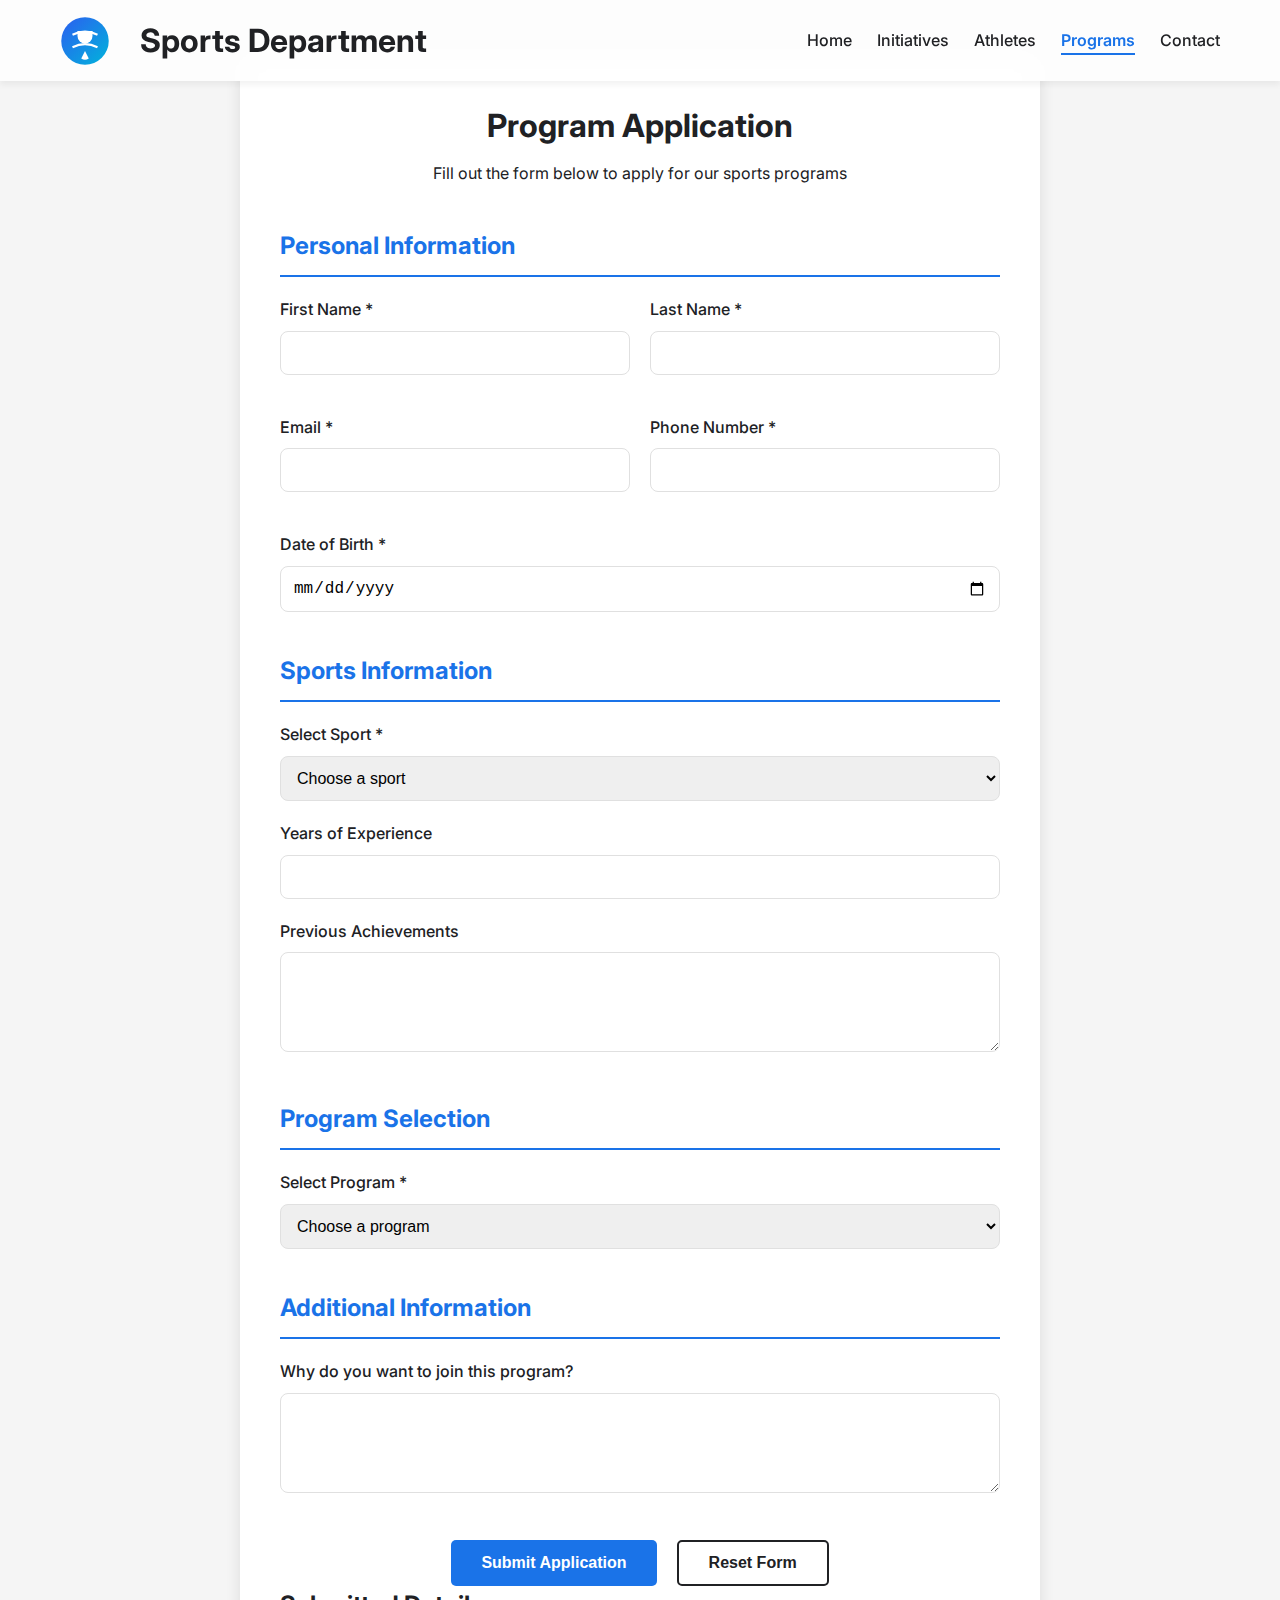
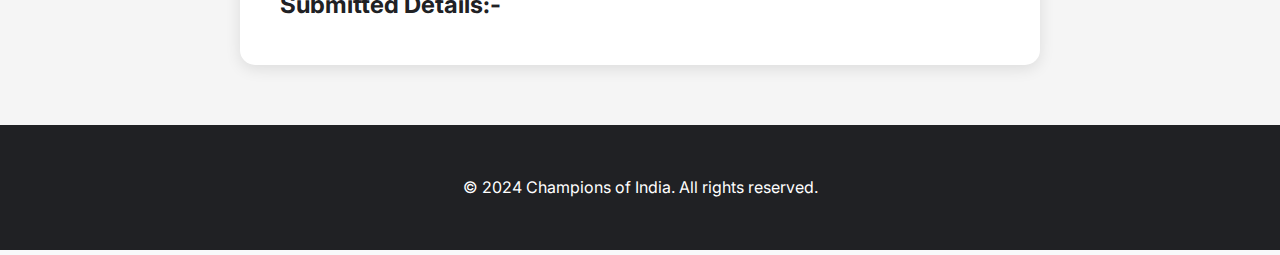
<file: apply.html>
<!DOCTYPE html>
<html lang="en">
<head>
    <meta charset="UTF-8">
    <meta name="viewport" content="width=device-width, initial-scale=1.0">
    <title>Apply for Programs - Champions of India</title>
    <link href="https://fonts.googleapis.com/css2?family=Inter:wght@300;400;500;600;700&display=swap" rel="stylesheet">
    <link rel="stylesheet" href="https://cdnjs.cloudflare.com/ajax/libs/font-awesome/6.0.0/css/all.min.css">
    <link rel="stylesheet" href="styles.css">
    <link rel="stylesheet" href="apply.css">
</head>
<body>
    <header>
        <nav>
            <div class="logo">
                <img src="logo.svg" alt="Sports Department Logo" class="logo-image">
                <h1>Sports Department</h1>
            </div>
            <ul>
                <li><a href="index.html">Home</a></li>
                <li><a href="initiatives.html">Initiatives</a></li>
                <li><a href="athletes.html">Athletes</a></li>
                <li><a href="programs.html" class="active">Programs</a></li>
                <li><a href="contact.html">Contact</a></li>
            </ul>
        </nav>
    </header>

    <main>
        <section class="application-section">
            <div class="form-container">
                <h1>Program Application</h1>
                <p class="form-description">Fill out the form below to apply for our sports programs</p>
            
                <form class="application-form" id="applicationForm">
                    <div class="form-group">
                        <h2>Personal Information</h2>
                        <div class="form-row">
                            <div class="form-field">
                                <label for="firstName">First Name *</label>
                                <input type="text" id="firstName" name="firstName" required>
                            </div>
                            <div class="form-field">
                                <label for="lastName">Last Name *</label>
                                <input type="text" id="lastName" name="lastName" required>
                            </div>
                        </div>
                        <div class="form-row">
                            <div class="form-field">
                                <label for="email">Email *</label>
                                <input type="email" id="email" name="email" required>
                            </div>
                            <div class="form-field">
                            <label for="phone">Phone Number *</label>
                            <input type="tel" id="phone" name="phone" required>
                            </div>
                        </div>
                        <div class="form-field">
                        <label for="dob">Date of Birth *</label>
                        <input type="date" id="dob" name="dob" required>
                        </div>
                    </div>

                    <div class="form-group">
                        <h2>Sports Information</h2>
                        <div class="form-field">
                            <label for="sport">Select Sport *</label>
                            <select id="sport" name="sport" required>
                                <option value="">Choose a sport</option>
                                <option value="archery">Archery</option>
                                <option value="athletics">Athletics</option>
                                <option value="badminton">Badminton</option>
                                <option value="baseball">Baseball</option>
                                <option value="basketball">Basketball</option>
                                <option value="boxing">Boxing</option>
                                <option value="cricket">Cricket</option>
                                <option value="football">Football</option>
                                <option value="golf">Golf</option>
                                <option value="hockey">Hockey</option>
                                <option value="shooting">Shooting</option>
                                <option value="swimming">Swimming</option>
                                <option value="tennis">Tennis</option>
                                <option value="volleyball">Volleyball</option>
                                <option value="wrestling">Wrestling</option>
                            </select>
                        </div>
                        <div class="form-field">
                            <label for="experience">Years of Experience</label>
                            <input type="number" id="experience" name="experience" min="0" max="50">
                        </div>
                        <div class="form-field">
                            <label for="achievements">Previous Achievements</label>
                            <textarea id="achievements" name="achievements" rows="4"></textarea>
                        </div>
                    </div>

                    <div class="form-group">
                        <h2>Program Selection</h2>
                        <div class="form-field">
                            <label for="program">Select Program *</label>
                            <select id="program" name="program" required>
                                <option value="">Choose a program</option>
                                <option value="elite">Elite Training Program</option>
                                <option value="youth">Youth Development Program</option>
                                <option value="grassroots">Grassroots Initiative</option>
                            </select>
                        </div>
                    </div>

                    <div class="form-group">
                        <h2>Additional Information</h2>
                        <div class="form-field">
                            <label for="message">Why do you want to join this program?</label>
                            <textarea id="message" name="message" rows="4"></textarea>
                        </div>
                    </div>

                    <div class="form-actions">
                        <button type="submit" class="submit-btn">Submit Application</button>
                        <button type="reset" class="reset-btn">Reset Form</button>
                    </div>
                </form>
                <div class="details-container">
                    <h2>Submitted Details:-</h2>
                    <div id="submittedDetails"></div>
                </div>
            </div>
        </section>
    </main>

    <footer>
        <p>&copy; 2024 Champions of India. All rights reserved.</p>
    </footer>

    <script src="apply.js"></script>
</body>
</html>
</file>
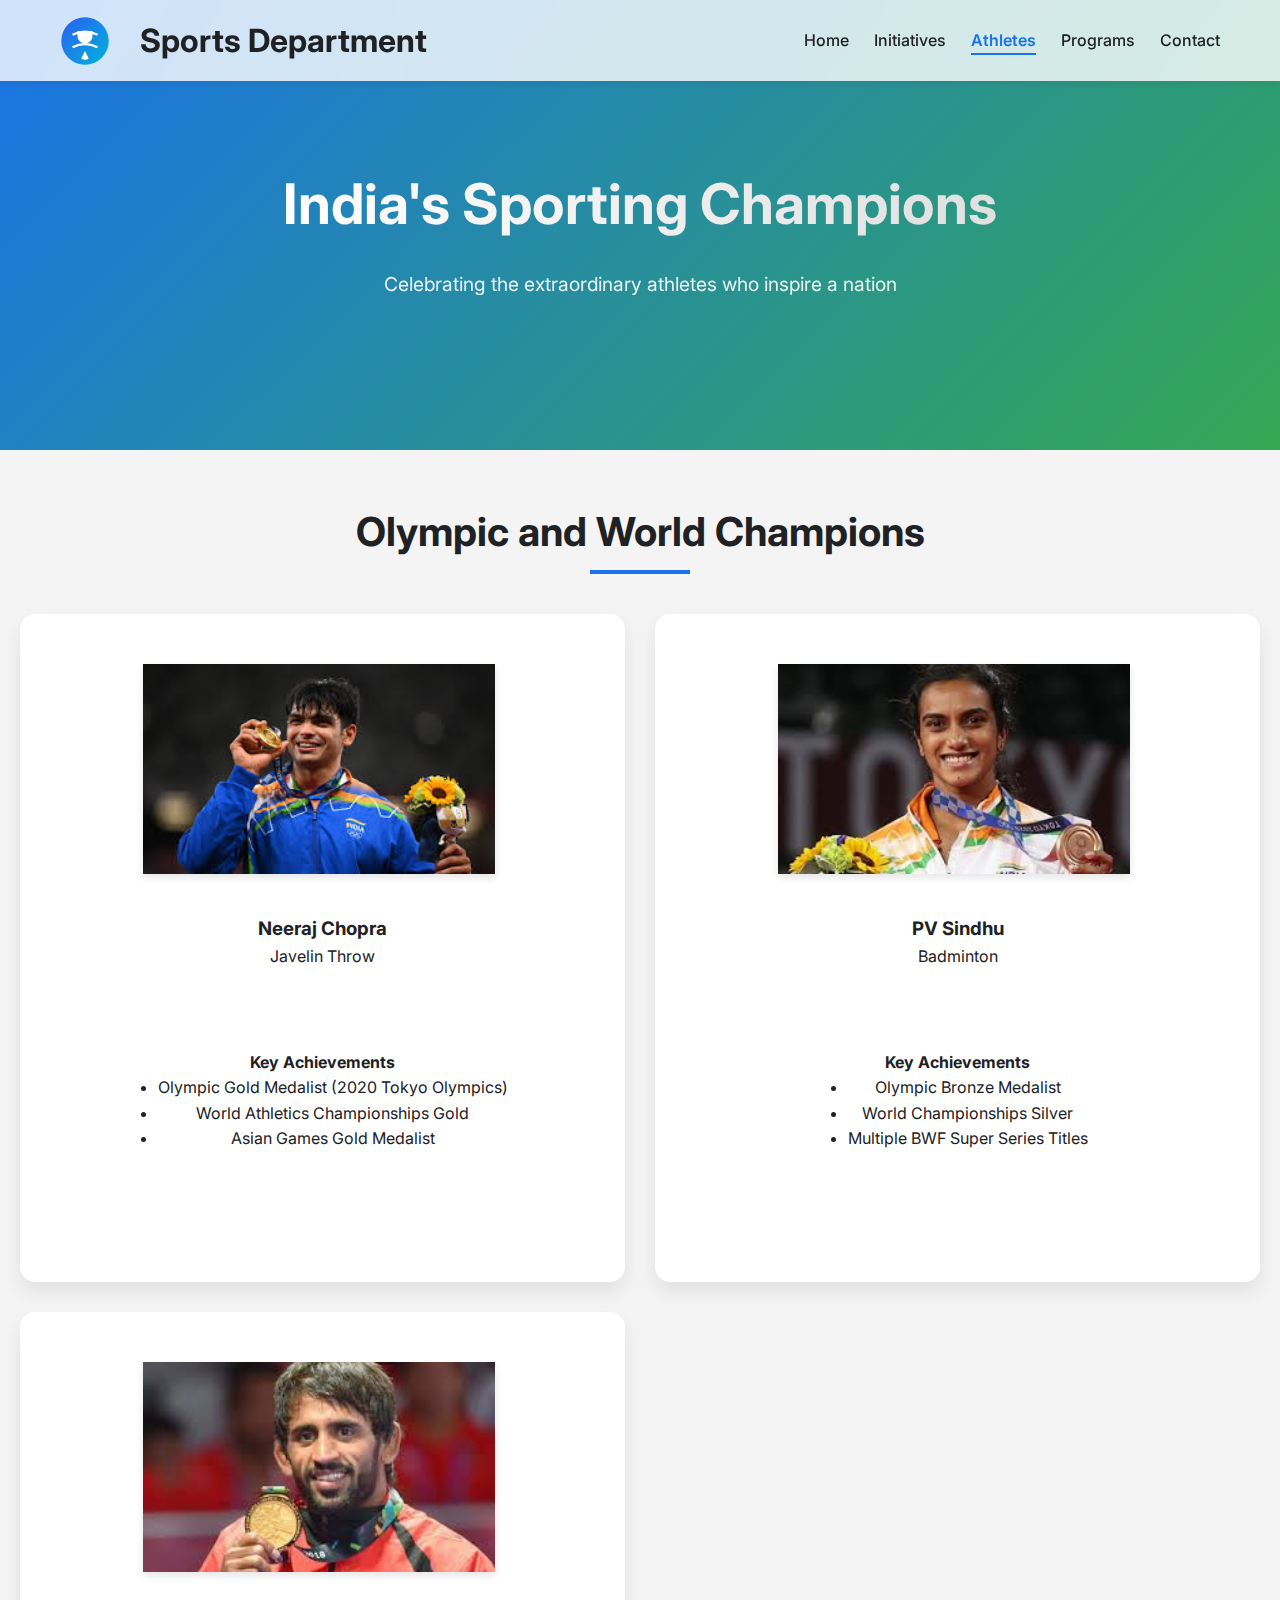
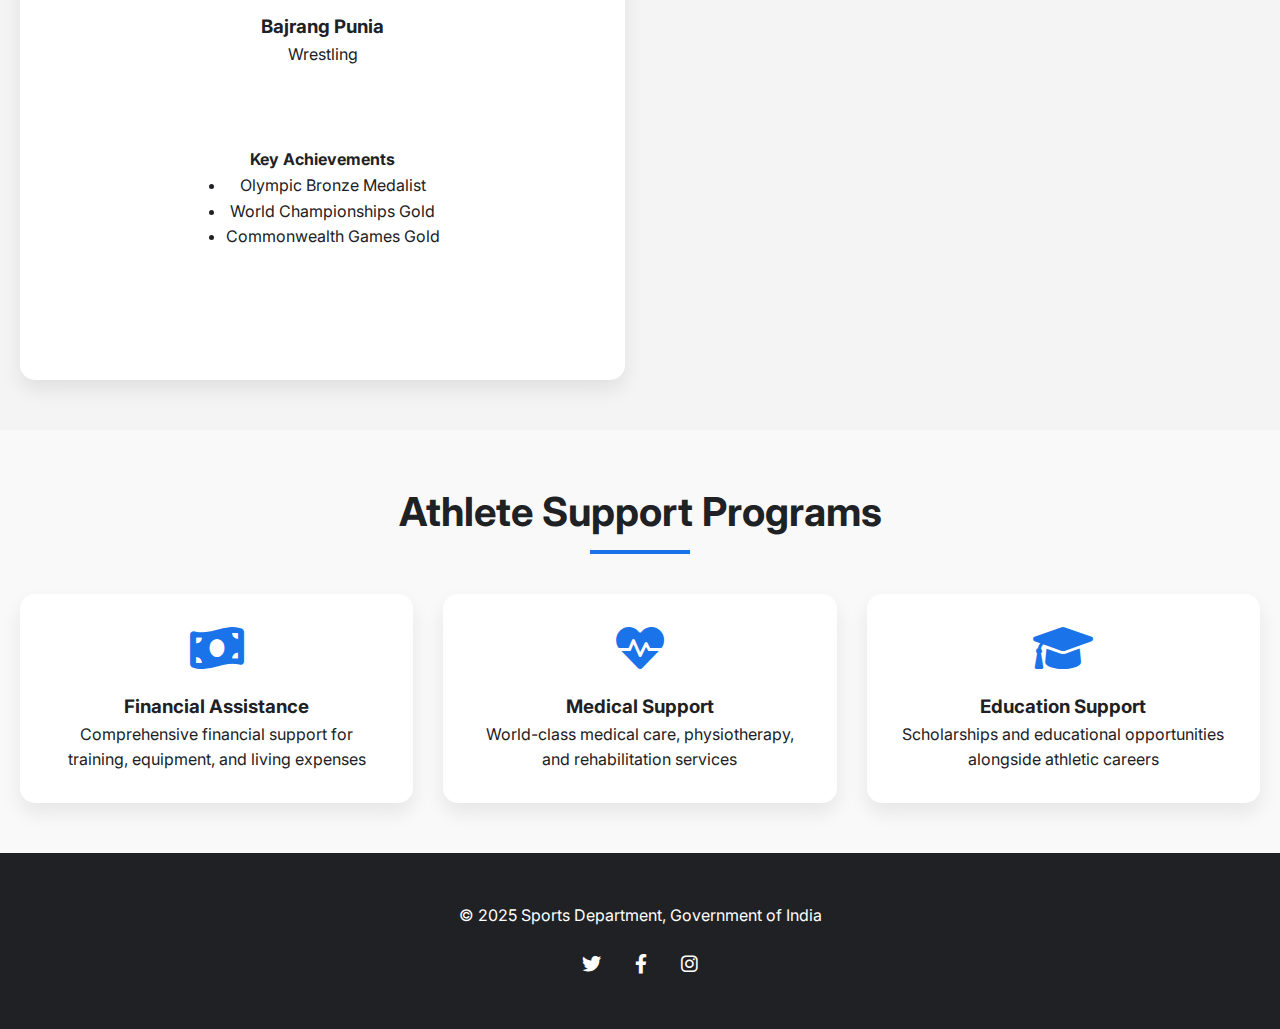
<file: athletes.html>
<!DOCTYPE html>
<html lang="en">
<head>
    <meta charset="UTF-8">
    <meta name="viewport" content="width=device-width, initial-scale=1.0">
    <title>Featured Athletes - Government of India</title>
    <link href="https://fonts.googleapis.com/css2?family=Inter:wght@300;400;500;600;700&display=swap" rel="stylesheet">
    <link rel="stylesheet" href="https://cdnjs.cloudflare.com/ajax/libs/font-awesome/6.0.0/css/all.min.css">
    <link rel="stylesheet" href="styles.css">
</head>
<body>
    <header>
        <nav>
            <div class="logo">
                <img src="logo.svg" alt="Sports Department Logo" class="logo-image">
                <h1>Sports Department</h1>
            </div>
            <ul>
                <li><a href="index.html">Home</a></li>
                <li><a href="initiatives.html">Initiatives</a></li>
                <li><a href="athletes.html" class="active">Athletes</a></li>
                <li><a href="programs.html">Programs</a></li>
                <li><a href="contact.html">Contact</a></li>
            </ul>
        </nav>
    </header>

    <main>
        <section class="hero athletes-hero">
            <div class="hero-content">
                <h2>India's Sporting Champions</h2>
                <p>Celebrating the extraordinary athletes who inspire a nation</p>
            </div>
        </section>

        <section class="featured-athletes-section">
            <div class="section-title">
                <h2>Olympic and World Champions</h2>
            </div>
            <div class="athlete-grid detailed-athletes">
                <div class="athlete-card detailed">
                    <div class="athlete-image-container">
                        <img src="Neeraj-Chopra-Image.jpeg" alt="Neeraj Chopra">
                    </div>
                    <div class="athlete-details">
                        <h3>Neeraj Chopra</h3>
                        <p class="sport">Javelin Throw</p>
                        <div class="achievements">
                            <h4>Key Achievements</h4>
                            <ul>
                                <li>Olympic Gold Medalist (2020 Tokyo Olympics)</li>
                                <li>World Athletics Championships Gold</li>
                                <li>Asian Games Gold Medalist</li>
                            </ul>
                        </div>
                    </div>
                </div>
                <div class="athlete-card detailed">
                    <div class="athlete-image-container">
                        <img src="PV-Sindhu-Image.jpeg" alt="PV Sindhu">
                    </div>
                    <div class="athlete-details">
                        <h3>PV Sindhu</h3>
                        <p class="sport">Badminton</p>
                        <div class="achievements">
                            <h4>Key Achievements</h4>
                            <ul>
                                <li>Olympic Bronze Medalist</li>
                                <li>World Championships Silver</li>
                                <li>Multiple BWF Super Series Titles</li>
                            </ul>
                        </div>
                    </div>
                </div>
                <div class="athlete-card detailed">
                    <div class="athlete-image-container">
                        <img src="Bajrang-Punia-Image.jpeg" alt="Bajrang Punia">
                    </div>
                    <div class="athlete-details">
                        <h3>Bajrang Punia</h3>
                        <p class="sport">Wrestling</p>
                        <div class="achievements">
                            <h4>Key Achievements</h4>
                            <ul>
                                <li>Olympic Bronze Medalist</li>
                                <li>World Championships Gold</li>
                                <li>Commonwealth Games Gold</li>
                            </ul>
                        </div>
                    </div>
                </div>
            </div>
        </section>

        <section class="athlete-support">
            <div class="section-title">
                <h2>Athlete Support Programs</h2>
            </div>
            <div class="support-grid">
                <div class="support-card">
                    <i class="fas fa-money-bill-wave"></i>
                    <h3>Financial Assistance</h3>
                    <p>Comprehensive financial support for training, equipment, and living expenses</p>
                </div>
                <div class="support-card">
                    <i class="fas fa-heartbeat"></i>
                    <h3>Medical Support</h3>
                    <p>World-class medical care, physiotherapy, and rehabilitation services</p>
                </div>
                <div class="support-card">
                    <i class="fas fa-graduation-cap"></i>
                    <h3>Education Support</h3>
                    <p>Scholarships and educational opportunities alongside athletic careers</p>
                </div>
            </div>
        </section>
    </main>

    <footer>
        <div class="footer-content">
            <p>&copy; 2025 Sports Department, Government of India</p>
            <div class="social-links">
                <a href="#" class="social-icon"><i class="fab fa-twitter"></i></a>
                <a href="#" class="social-icon"><i class="fab fa-facebook-f"></i></a>
                <a href="#" class="social-icon"><i class="fab fa-instagram"></i></a>
            </div>
        </div>
    </footer>

    <script src="app.js"></script>
</body>
</html>
</file>
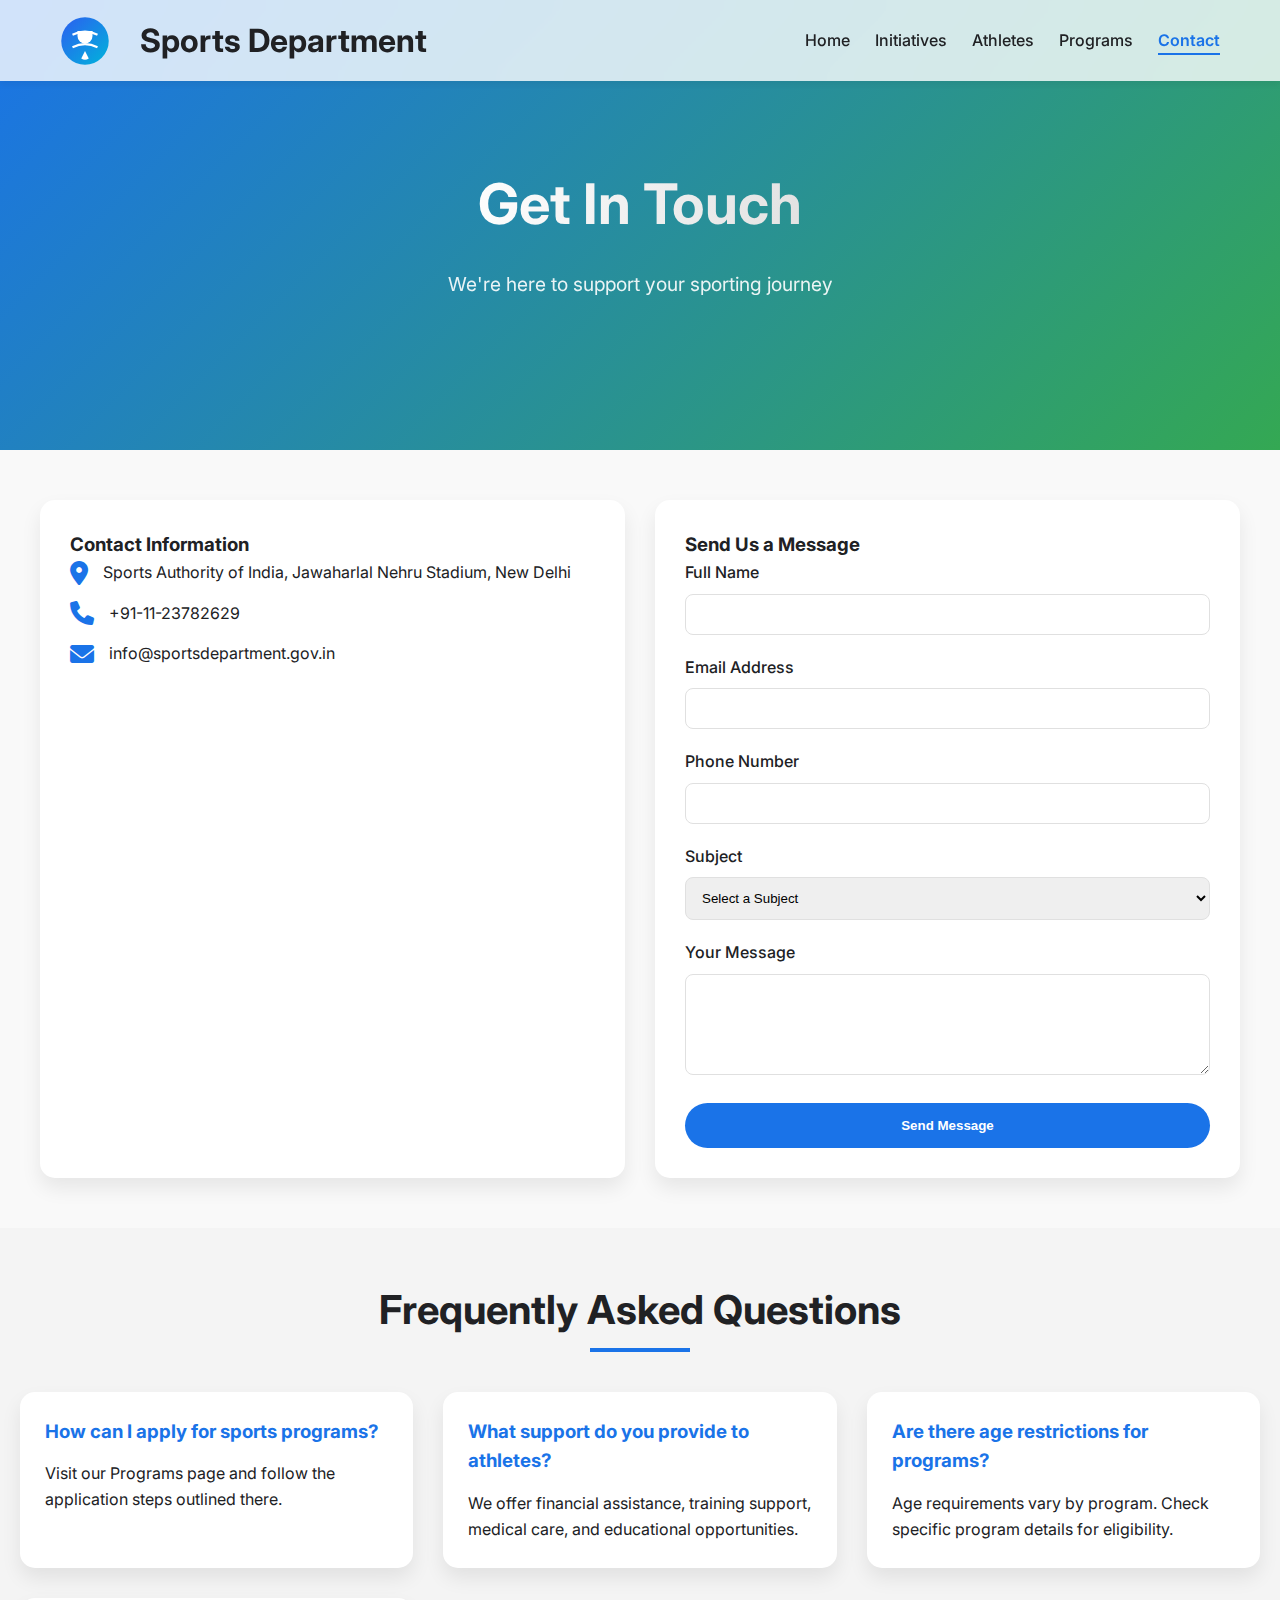
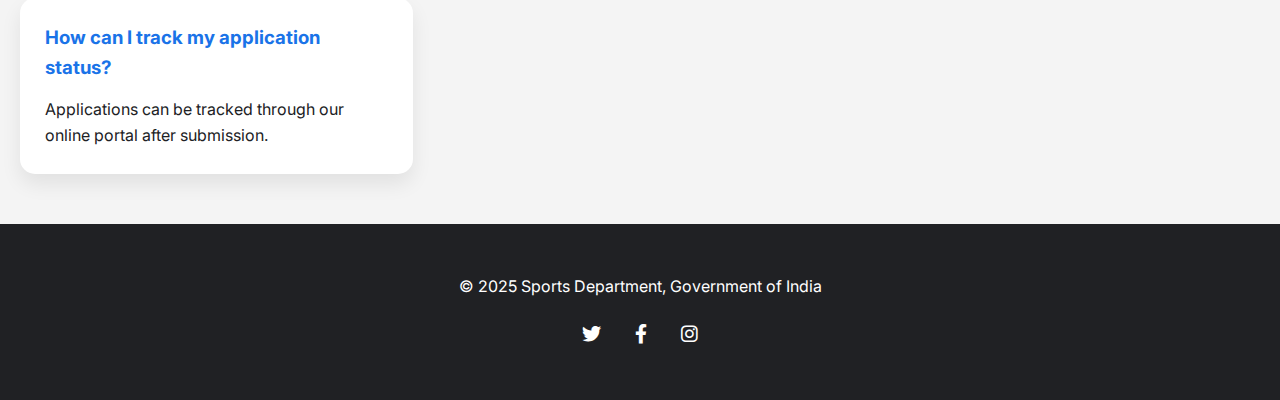
<file: contact.html>
<!DOCTYPE html>
<html lang="en">
<head>
    <meta charset="UTF-8">
    <meta name="viewport" content="width=device-width, initial-scale=1.0">
    <title>Contact Sports Department - Government of India</title>
    <link href="https://fonts.googleapis.com/css2?family=Inter:wght@300;400;500;600;700&display=swap" rel="stylesheet">
    <link rel="stylesheet" href="https://cdnjs.cloudflare.com/ajax/libs/font-awesome/6.0.0/css/all.min.css">
    <link rel="stylesheet" href="styles.css">
</head>
<body>
    <header>
        <nav>
            <div class="logo">
                <img src="logo.svg" alt="Sports Department Logo" class="logo-image">
                <h1>Sports Department</h1>
            </div>
            <ul>
                <li><a href="index.html">Home</a></li>
                <li><a href="initiatives.html">Initiatives</a></li>
                <li><a href="athletes.html">Athletes</a></li>
                <li><a href="programs.html">Programs</a></li>
                <li><a href="contact.html" class="active">Contact</a></li>
            </ul>
        </nav>
    </header>

    <main>
        <section class="hero contact-hero">
            <div class="hero-content">
                <h2>Get In Touch</h2>
                <p>We're here to support your sporting journey</p>
            </div>
        </section>

        <section class="contact-section">
            <div class="contact-container">
                <div class="contact-info">
                    <h3>Contact Information</h3>
                    <div class="contact-details">
                        <div class="contact-item">
                            <i class="fas fa-map-marker-alt"></i>
                            <span>Sports Authority of India, Jawaharlal Nehru Stadium, New Delhi</span>
                        </div>
                        <div class="contact-item">
                            <i class="fas fa-phone"></i>
                            <span>+91-11-23782629</span>
                        </div>
                        <div class="contact-item">
                            <i class="fas fa-envelope"></i>
                            <span>info@sportsdepartment.gov.in</span>
                        </div>
                    </div>
                    <div class="contact-map">
                        <iframe src="https://www.google.com/maps/embed?pb=!1m18!1m12!1m3!1d3505.5227324268!2d77.23193631496962!3d28.5869987820599!2m3!1f0!2f0!3f0!3m2!1i1024!2i768!4f13.1!3m3!1m2!1s0x390cfb7d1d2d1c0b%3A0x497d3ca22fcd781a!2sSports%20Authority%20of%20India!5e0!3m2!1sen!2sin!4v1674989876543!5m2!1sen!2sin" width="100%" height="300" style="border:0;" allowfullscreen="" loading="lazy"></iframe>
                    </div>
                </div>
                <div class="contact-form">
                    <h3>Send Us a Message</h3>
                    <form id="contact-form">
                        <div class="form-group">
                            <label for="name">Full Name</label>
                            <input type="text" id="name" name="name" required>
                        </div>
                        <div class="form-group">
                            <label for="email">Email Address</label>
                            <input type="email" id="email" name="email" required>
                        </div>
                        <div class="form-group">
                            <label for="phone">Phone Number</label>
                            <input type="tel" id="phone" name="phone">
                        </div>
                        <div class="form-group">
                            <label for="subject">Subject</label>
                            <select id="subject" name="subject">
                                <option value="">Select a Subject</option>
                                <option value="programs">Sports Programs</option>
                                <option value="initiatives">Department Initiatives</option>
                                <option value="support">Athlete Support</option>
                                <option value="other">Other Inquiry</option>
                            </select>
                        </div>
                        <div class="form-group">
                            <label for="message">Your Message</label>
                            <textarea id="message" name="message" rows="5" required></textarea>
                        </div>
                        <button type="submit" class="submit-button">Send Message</button>
                    </form>
                </div>
            </div>
        </section>

        <section class="faq-section">
            <div class="section-title">
                <h2>Frequently Asked Questions</h2>
            </div>
            <div class="faq-grid">
                <div class="faq-item">
                    <h3>How can I apply for sports programs?</h3>
                    <p>Visit our Programs page and follow the application steps outlined there.</p>
                </div>
                <div class="faq-item">
                    <h3>What support do you provide to athletes?</h3>
                    <p>We offer financial assistance, training support, medical care, and educational opportunities.</p>
                </div>
                <div class="faq-item">
                    <h3>Are there age restrictions for programs?</h3>
                    <p>Age requirements vary by program. Check specific program details for eligibility.</p>
                </div>
                <div class="faq-item">
                    <h3>How can I track my application status?</h3>
                    <p>Applications can be tracked through our online portal after submission.</p>
                </div>
            </div>
        </section>
    </main>

    <footer>
        <div class="footer-content">
            <p>&copy; 2025 Sports Department, Government of India</p>
            <div class="social-links">
                <a href="#" class="social-icon"><i class="fab fa-twitter"></i></a>
                <a href="#" class="social-icon"><i class="fab fa-facebook-f"></i></a>
                <a href="#" class="social-icon"><i class="fab fa-instagram"></i></a>
            </div>
        </div>
    </footer>

    <script src="app.js"></script>
</body>
</html>
</file>
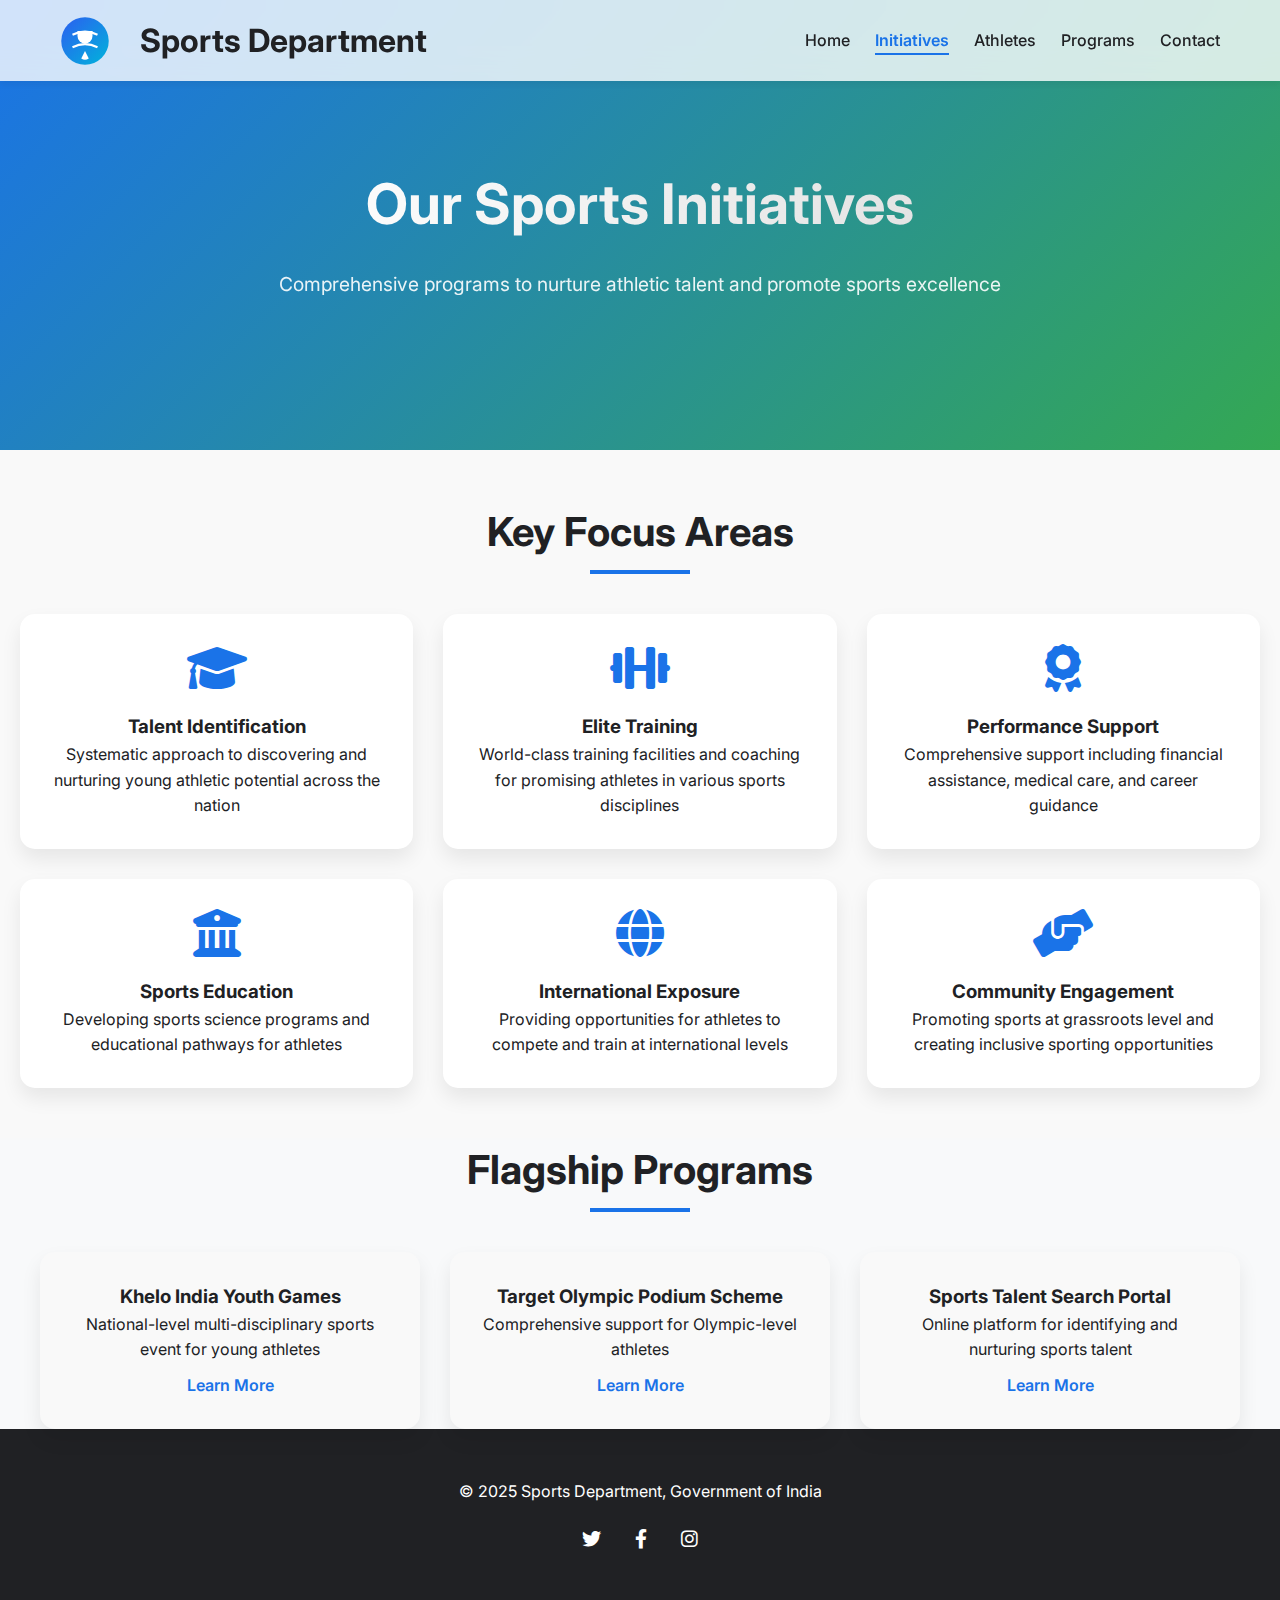
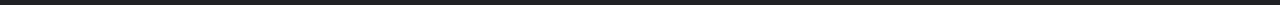
<file: initiatives.html>
<!DOCTYPE html>
<html lang="en">
<head>
    <meta charset="UTF-8">
    <meta name="viewport" content="width=device-width, initial-scale=1.0">
    <title>Sports Initiatives - Government of India</title>
    <link href="https://fonts.googleapis.com/css2?family=Inter:wght@300;400;500;600;700&display=swap" rel="stylesheet">
    <link rel="stylesheet" href="https://cdnjs.cloudflare.com/ajax/libs/font-awesome/6.0.0/css/all.min.css">
    <link rel="stylesheet" href="styles.css">
</head>
<body>
    <header>
        <nav>
            <div class="logo">
                <img src="logo.svg" alt="Sports Department Logo" class="logo-image">
                <h1>Sports Department</h1>
            </div>
            <ul>
                <li><a href="index.html">Home</a></li>
                <li><a href="initiatives.html" class="active">Initiatives</a></li>
                <li><a href="athletes.html">Athletes</a></li>
                <li><a href="programs.html">Programs</a></li>
                <li><a href="contact.html">Contact</a></li>
            </ul>
        </nav>
    </header>

    <main>
        <section class="hero initiatives-hero">
            <div class="hero-content">
                <h2>Our Sports Initiatives</h2>
                <p>Comprehensive programs to nurture athletic talent and promote sports excellence</p>
            </div>
        </section>

        <section class="initiative-details">
            <div class="section-title">
                <h2>Key Focus Areas</h2>
            </div>
            <div class="initiative-grid">
                <div class="initiative-card">
                    <i class="fas fa-graduation-cap"></i>
                    <h3>Talent Identification</h3>
                    <p>Systematic approach to discovering and nurturing young athletic potential across the nation</p>
                </div>
                <div class="initiative-card">
                    <i class="fas fa-dumbbell"></i>
                    <h3>Elite Training</h3>
                    <p>World-class training facilities and coaching for promising athletes in various sports disciplines</p>
                </div>
                <div class="initiative-card">
                    <i class="fas fa-award"></i>
                    <h3>Performance Support</h3>
                    <p>Comprehensive support including financial assistance, medical care, and career guidance</p>
                </div>
                <div class="initiative-card">
                    <i class="fas fa-university"></i>
                    <h3>Sports Education</h3>
                    <p>Developing sports science programs and educational pathways for athletes</p>
                </div>
                <div class="initiative-card">
                    <i class="fas fa-globe"></i>
                    <h3>International Exposure</h3>
                    <p>Providing opportunities for athletes to compete and train at international levels</p>
                </div>
                <div class="initiative-card">
                    <i class="fas fa-hands-helping"></i>
                    <h3>Community Engagement</h3>
                    <p>Promoting sports at grassroots level and creating inclusive sporting opportunities</p>
                </div>
            </div>
        </section>

        <section class="initiative-programs">
            <div class="section-title">
                <h2>Flagship Programs</h2>
            </div>
            <div class="programs-grid">
                <div class="program-card">
                    <h3>Khelo India Youth Games</h3>
                    <p>National-level multi-disciplinary sports event for young athletes</p>
                    <a href="https://kheloindia.gov.in/" class="program-link">Learn More</a>
                </div>
                <div class="program-card">
                    <h3>Target Olympic Podium Scheme</h3>
                    <p>Comprehensive support for Olympic-level athletes</p>
                    <a href="https://sportsauthorityofindia.nic.in/sai/target-olympic-podium" class="program-link">Learn More</a>
                </div>
                <div class="program-card">
                    <h3>Sports Talent Search Portal</h3>
                    <p>Online platform for identifying and nurturing sports talent</p>
                    <a href="https://nationalsportstalenthunt.com/" class="program-link">Learn More</a>
                </div>
            </div>
        </section>
    </main>

    <footer>
        <div class="footer-content">
            <p>&copy; 2025 Sports Department, Government of India</p>
            <div class="social-links">
                <a href="#" class="social-icon"><i class="fab fa-twitter"></i></a>
                <a href="#" class="social-icon"><i class="fab fa-facebook-f"></i></a>
                <a href="#" class="social-icon"><i class="fab fa-instagram"></i></a>
            </div>
        </div>
    </footer>

    <script src="app.js"></script>
</body>
</html>
</file>
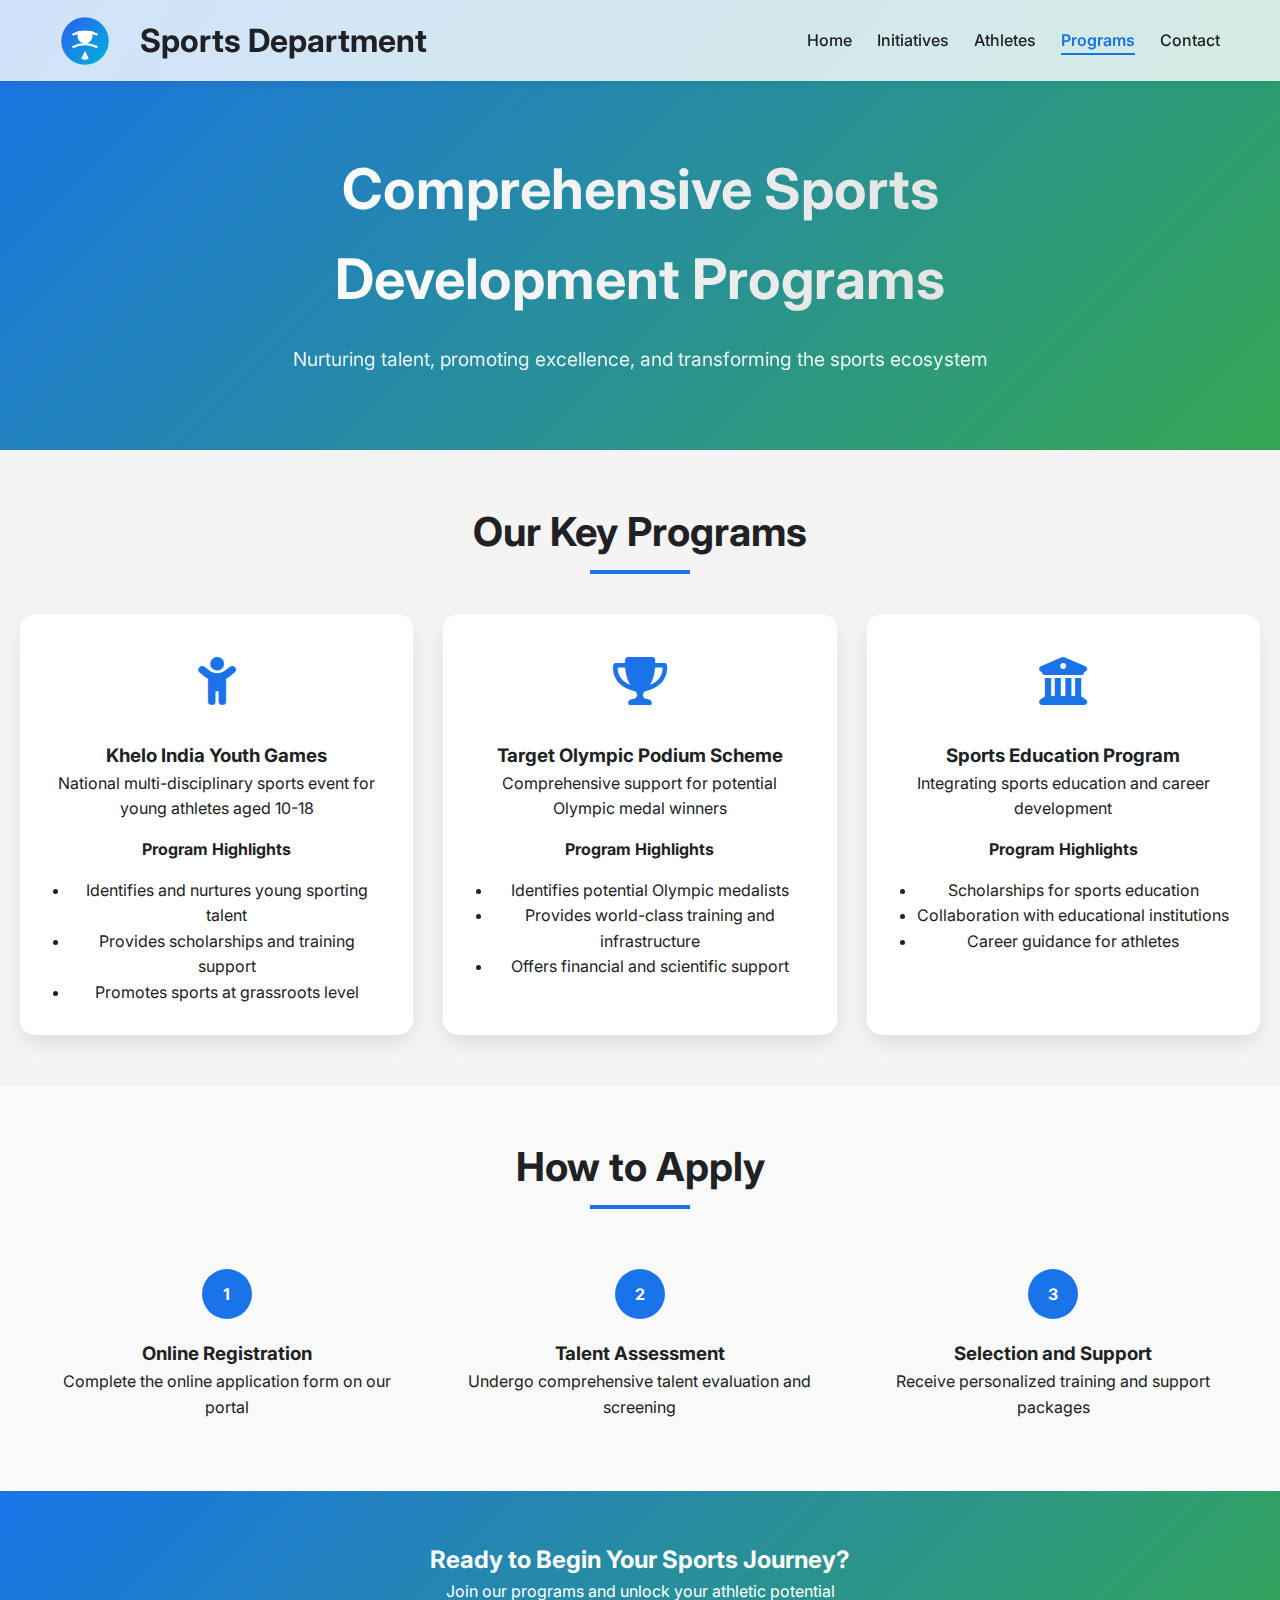
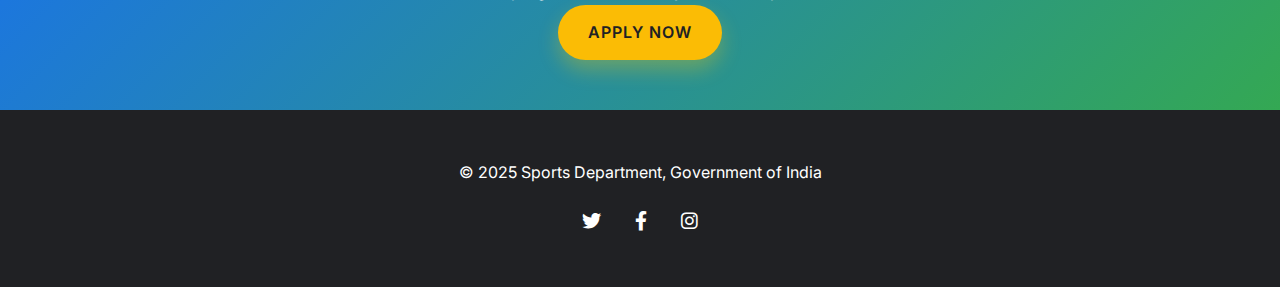
<file: programs.html>
<!DOCTYPE html>
<html lang="en">
<head>
    <meta charset="UTF-8">
    <meta name="viewport" content="width=device-width, initial-scale=1.0">
    <title>Sports Programs - Government of India</title>
    <link href="https://fonts.googleapis.com/css2?family=Inter:wght@300;400;500;600;700&display=swap" rel="stylesheet">
    <link rel="stylesheet" href="https://cdnjs.cloudflare.com/ajax/libs/font-awesome/6.0.0/css/all.min.css">
    <link rel="stylesheet" href="styles.css">
</head>
<body>
    <header>
        <nav>
            <div class="logo">
                <img src="logo.svg" alt="Sports Department Logo" class="logo-image">
                <h1>Sports Department</h1>
            </div>
            <ul>
                <li><a href="index.html">Home</a></li>
                <li><a href="initiatives.html">Initiatives</a></li>
                <li><a href="athletes.html">Athletes</a></li>
                <li><a href="programs.html" class="active">Programs</a></li>
                <li><a href="contact.html">Contact</a></li>
            </ul>
        </nav>
    </header>

    <main>
        <section class="hero programs-hero">
            <div class="hero-content hero-bottom">
                <h2>Comprehensive Sports Development Programs</h2>
                <p>Nurturing talent, promoting excellence, and transforming the sports ecosystem</p>
            </div>
        </section>

        <section class="program-categories">
            <div class="section-title">
                <h2>Our Key Programs</h2>
            </div>
            <div class="program-grid">
                <div class="program-card expanded">
                    <div class="program-icon">
                        <i class="fas fa-child"></i>
                    </div>
                    <h3>Khelo India Youth Games</h3>
                    <p>National multi-disciplinary sports event for young athletes aged 10-18</p>
                    <div class="program-details">
                        <h4>Program Highlights</h4>
                        <ul>
                            <li>Identifies and nurtures young sporting talent</li>
                            <li>Provides scholarships and training support</li>
                            <li>Promotes sports at grassroots level</li>
                        </ul>
                    </div>
                </div>
                <div class="program-card expanded">
                    <div class="program-icon">
                        <i class="fas fa-trophy"></i>
                    </div>
                    <h3>Target Olympic Podium Scheme</h3>
                    <p>Comprehensive support for potential Olympic medal winners</p>
                    <div class="program-details">
                        <h4>Program Highlights</h4>
                        <ul>
                            <li>Identifies potential Olympic medalists</li>
                            <li>Provides world-class training and infrastructure</li>
                            <li>Offers financial and scientific support</li>
                        </ul>
                    </div>
                </div>
                <div class="program-card expanded">
                    <div class="program-icon">
                        <i class="fas fa-university"></i>
                    </div>
                    <h3>Sports Education Program</h3>
                    <p>Integrating sports education and career development</p>
                    <div class="program-details">
                        <h4>Program Highlights</h4>
                        <ul>
                            <li>Scholarships for sports education</li>
                            <li>Collaboration with educational institutions</li>
                            <li>Career guidance for athletes</li>
                        </ul>
                    </div>
                </div>
            </div>
        </section>

        <section class="program-application">
            <div class="section-title">
                <h2>How to Apply</h2>
            </div>
            <div class="application-steps">
                <div class="step">
                    <div class="step-number">1</div>
                    <h3>Online Registration</h3>
                    <p>Complete the online application form on our portal</p>
                </div>
                <div class="step">
                    <div class="step-number">2</div>
                    <h3>Talent Assessment</h3>
                    <p>Undergo comprehensive talent evaluation and screening</p>
                </div>
                <div class="step">
                    <div class="step-number">3</div>
                    <h3>Selection and Support</h3>
                    <p>Receive personalized training and support packages</p>
                </div>
            </div>
        </section>

        <section class="program-cta">
            <div class="cta-content">
                <h2>Ready to Begin Your Sports Journey?</h2>
                <p>Join our programs and unlock your athletic potential</p>
                <a href="apply.html" class="cta-button">Apply Now</a>
            </div>
        </section>
    </main>

    <footer>
        <div class="footer-content">
            <p>&copy; 2025 Sports Department, Government of India</p>
            <div class="social-links">
                <a href="#" class="social-icon"><i class="fab fa-twitter"></i></a>
                <a href="#" class="social-icon"><i class="fab fa-facebook-f"></i></a>
                <a href="#" class="social-icon"><i class="fab fa-instagram"></i></a>
            </div>
        </div>
    </footer>

    <script src="app.js"></script>
</body>
</html>
</file>
<file: styles.css>
:root {
    --primary-color: #1a73e8;
    --secondary-color: #34a853;
    --accent-color: #fbbc05;
    --text-color: #202124;
    --background-color: #f8f9fa;
    --card-shadow: 0 10px 20px rgba(0, 0, 0, 0.08), 0 4px 8px rgba(0, 0, 0, 0.06);
}

* {
    margin: 0;
    padding: 0;
    box-sizing: border-box;
    scroll-behavior: smooth;
}

body {
    font-family: 'Inter', 'Roboto', sans-serif;
    line-height: 1.6;
    color: var(--text-color);
    background-color: var(--background-color);
}

header {
    position: fixed;
    width: 100%;
    top: 0;
    left: 0;
    z-index: 1000;
    background: rgba(255, 255, 255, 0.8);
    backdrop-filter: blur(15px);
    box-shadow: 0 4px 6px rgba(0, 0, 0, 0.05);
}

nav {
    display: flex;
    justify-content: space-between;
    align-items: center;
    max-width: 1200px;
    margin: 0 auto;
    padding: 15px 20px;
}

.logo {
    display: flex;
    align-items: center;
}

.logo img {
    height: 50px;
    margin-right: 15px;
}

nav ul {
    display: flex;
    list-style: none;
    align-items: center;
}

nav ul li {
    margin-left: 25px;
}

nav ul li a {
    color: var(--text-color);
    text-decoration: none;
    font-weight: 500;
    position: relative;
    transition: color 0.3s ease;
}

nav ul li a::after {
    content: '';
    position: absolute;
    width: 0;
    height: 2px;
    bottom: -5px;
    left: 0;
    background-color: var(--primary-color);
    transition: width 0.3s ease;
}

nav ul li a:hover {
    color: var(--primary-color);
}

nav ul li a:hover::after {
    width: 100%;
}

header .logo {
    display: flex;
    align-items: center;
    gap: 15px;
}

header .logo img {
    height: 50px;
    width: 50px;
    object-fit: contain;
    transition: transform 0.3s ease;
}

header .logo img:hover {
    transform: scale(1.1);
}

.hero {
    display: flex;
    align-items: center;
    min-height: 100vh;
    background: linear-gradient(135deg, var(--primary-color) 0%, var(--secondary-color) 100%);
    color: white;
    padding: 0 20px;
    position: relative;
    overflow: hidden;
}

.hero-content {
    max-width: 800px;
    margin: 0 auto;
    text-align: center;
    position: relative;
    z-index: 10;
    top: 20px;
}

.hero-bottom{
    top: 50px;
}

.hero h2 {
    font-size: 3.5rem;
    font-weight: 700;
    margin-bottom: 20px;
    background: linear-gradient(to right, #ffffff, #e0e0e0);
    background-clip: text;
    -webkit-text-fill-color: transparent;
}

.hero p {
    font-size: 1.2rem;
    margin-bottom: 30px;
    opacity: 0.9;
}

.cta-button {
    display: inline-block;
    background-color: var(--accent-color);
    color: var(--text-color);
    padding: 15px 30px;
    text-decoration: none;
    border-radius: 50px;
    font-weight: 600;
    text-transform: uppercase;
    letter-spacing: 1px;
    transition: all 0.3s ease;
    box-shadow: 0 10px 20px rgba(255, 204, 0, 0.3);
}

.cta-button:hover {
    transform: translateY(-5px);
    box-shadow: 0 15px 25px rgba(255, 204, 0, 0.4);
}

.initiatives, .achievements, .featured-athletes, .contact {
    max-width: 1200px;
    margin: 80px auto;
    padding: 0 20px;
}

.section-title {
    text-align: center;
    margin-bottom: 50px;
    position: relative;
}

.section-title h2 {
    font-size: 2.5rem;
    font-weight: 700;
    position: relative;
    z-index: 1;
}

.section-title::before {
    content: '';
    position: absolute;
    width: 100px;
    height: 4px;
    background: var(--primary-color);
    bottom: -10px;
    left: 50%;
    transform: translateX(-50%);
}

.initiative-grid {
    display: grid;
    grid-template-columns: repeat(auto-fit, minmax(280px, 1fr));
    gap: 30px;
}

.athlete-grid {
    display: grid;
    grid-template-columns: repeat(auto-fit, minmax(350px, 1fr));
    gap: 30px;
}

.initiative-card, .athlete-card {

    background: white;
    border-radius: 15px;
    padding: 30px;
    text-align: center;
    transition: all 0.3s ease;
    box-shadow: var(--card-shadow);
}

.initiative-card:hover, .athlete-card:hover {
    transform: translateY(-10px);
    box-shadow: 0 15px 30px rgba(0, 0, 0, 0.1);
}

.initiative-card img, .athlete-card img {
    max-width: 200px;
    margin-bottom: 20px;
    border-radius: 50%;
}

.athlete-card img {
    width: 120px;
    height: 120px;
    object-fit: cover;
    border-radius: 50%;
}

.contact form {
    max-width: 500px;

    margin: 0 auto;
    background: white;
    padding: 40px;
    border-radius: 15px;
    box-shadow: var(--card-shadow);
}

.contact input, .contact textarea {
    width: 100%;
    padding: 15px;
    margin-bottom: 20px;
    border: 1px solid #e0e0e0;
    border-radius: 8px;
    transition: all 0.3s ease;
}

.contact input:focus, .contact textarea:focus {
    outline: none;
    border-color: var(--primary-color);
    box-shadow: 0 0 0 2px rgba(26, 115, 232, 0.2);
}

.contact button {
    width: 100%;
    background-color: var(--primary-color);
    color: white;
    border: none;
    padding: 15px;
    border-radius: 50px;
    font-weight: 600;
    text-transform: uppercase;
    letter-spacing: 1px;
    cursor: pointer;
    transition: all 0.3s ease;
}

.contact button:hover {
    background-color: #1557b0;
}

footer {
    background-color: var(--text-color);
    color: white;
    text-align: center;
    padding: 30px;
}

.social-links {
    margin-top: 20px;
}

.social-icon {
    color: white;
    margin: 0 15px;
    text-decoration: none;
    font-size: 1.2rem;
    transition: color 0.3s ease;
}

.social-icon:hover {
    color: var(--primary-color);
}

@media screen and (max-width: 768px) {
    nav {
        flex-direction: column;
        padding: 15px;
    }

    nav ul {
        margin-top: 20px;
        flex-direction: column;
        align-items: center;
    }

    nav ul li {
        margin: 10px 0;
    }

    .hero {
        text-align: center;
    }

    .hero h2 {
        font-size: 2.5rem;
    }

    .hero p {
        font-size: 1rem;
    }
}

::-webkit-scrollbar {
    width: 10px;
}

::-webkit-scrollbar-track {
    background: #f1f1f1;
}

::-webkit-scrollbar-thumb {
    background: var(--primary-color);
    border-radius: 5px;
}

::-webkit-scrollbar-thumb:hover {
    background: #1557b0;
}

.fade-in {
    opacity: 0;
    transform: translateY(20px);
    transition: opacity 0.8s ease, transform 0.8s ease;
}

.fade-in.visible {
    opacity: 1;
    transform: translateY(0);
}

.achievement-grid {
    display: flex;
    gap: 20px;
    overflow-x: auto;
    padding: 20px 0;
    scroll-snap-type: x mandatory;
    scrollbar-width: none;
}

.achievement-grid::-webkit-scrollbar {
    display: none;
}

.achievement-card {
    flex: 0 0 300px;
    border-radius: 15px;
    padding: 30px;
    text-align: center;
    scroll-snap-align: center;
    transition: transform 0.3s ease;
    background: white;
    display: flex;
    align-items: center;
}

.achievement-card:hover {
    transform: scale(1.05);
}

.achievement-card h3 {
    font-size: 1.5rem;
    font-weight: 600;
    color: var(--text-color);
    margin-bottom: 5px;
    text-align: center;
}

.achievement-description {
    text-align: center;
    color: var(--text-color-light);
    line-height: 1.5;
}

.achievement-icon {
    width: 40px;
    height: 40px;
    margin-bottom: 15px;
}

.athlete-card {
    color: var(--text-color);
    position: relative;
    overflow: visible;
    width: 100%;
    height: auto;
    background: white;
    padding: 30px;
    box-shadow: var(--card-shadow);
    display: flex;
    flex-direction: column;
    align-items: center;
    text-align: left;
}


.athlete-image-container {
    width: 100%;
    max-width: 400px;
    margin: 0 auto;
    padding: 20px;
    height: 250px;
    overflow: visible;
    border-radius: 0;
    clip-path: none;
    object-fit: cover;
}

.athlete-image-container img {
    width: 100%;
    height: 100%;
    border-radius: 0;
    display: block;
    object-fit: contain;
    clip-path: none;
    min-width: 352px;
    box-shadow: 0 4px 8px rgba(0, 0, 0, 0.1);
    object-fit: cover;
}

.contact input.error, 
.contact textarea.error {
    border-color: #ff5252;
    animation: shake 0.5s cubic-bezier(.36,.07,.19,.97) both;
    transform: translate3d(0, 0, 0);
    backface-visibility: hidden;
    perspective: 1000px;
}

@keyframes shake {
    10%, 90% {
        transform: translate3d(-1px, 0, 0);
    }
    
    20%, 80% {
        transform: translate3d(2px, 0, 0);
    }

    30%, 50%, 70% {
        transform: translate3d(-4px, 0, 0);
    }

    40%, 60% {
        transform: translate3d(4px, 0, 0);
    }
}

.success-message {
    background-color: #4CAF50;
    color: white;
    text-align: center;
    padding: 15px;
    border-radius: 5px;
    margin-top: 15px;
    animation: fadeIn 0.5s ease-in-out;
}

@keyframes fadeIn {
    from {
        opacity: 0;
        transform: translateY(-20px);
    }
    to {
        opacity: 1;
        transform: translateY(0);
    }
}

/* Multi-Page Navigation Active State */
nav ul li a.active {
    color: var(--primary-color);
    font-weight: 600;
    position: relative;
}

nav ul li a.active::after {
    content: '';
    position: absolute;
    width: 100%;
    height: 2px;
    bottom: -5px;
    left: 0;
    background-color: var(--primary-color);
}

.initiatives-hero, 
.athletes-hero, 
.programs-hero, 
.contact-hero {
    background: linear-gradient(135deg, var(--primary-color) 0%, var(--secondary-color) 100%);
    min-height: 50vh;
    display: flex;
    align-items: center;
    justify-content: center;
    text-align: center;
    color: white;
}

.initiative-details {
    padding: 50px 20px;
    background-color: #f9f9f9;
}

.initiative-details .initiative-grid {
    grid-template-columns: repeat(auto-fit, minmax(300px, 1fr));
}

.initiative-details .initiative-card {
    text-align: center;
    padding: 30px;
    background-color: white;
    border-radius: 15px;
    box-shadow: 0 10px 20px rgba(0, 0, 0, 0.08);
    transition: transform 0.3s ease;
}

.initiative-details .initiative-card:hover {
    transform: translateY(-10px);
}

.initiative-details .initiative-card i {
    font-size: 3rem;
    color: var(--primary-color);
    margin-bottom: 20px;
}

.featured-athletes-section {
    background-color: #f4f4f4;
    padding: 50px 20px;
}

.detailed-athletes {
    grid-template-columns: repeat(auto-fit, minmax(400px, 1fr));
}

.athlete-card.detailed {
    display: flex;
    align-items: center;
    background-color: white;
    border-radius: 15px;
    overflow: hidden;
    box-shadow: 0 10px 20px rgba(0, 0, 0, 0.08);
}

.athlete-details {
    padding: 20px;
    flex-grow: 1;
    text-align: center;
}

.athlete-details .achievements ul {
    list-style-type: disc;
    padding-left: 20px;
}

.athlete-support {
    background-color: #f9f9f9;
    padding: 50px 20px;
}

.support-grid {
    display: grid;
    grid-template-columns: repeat(auto-fit, minmax(250px, 1fr));
    gap: 30px;
}

.support-card {
    text-align: center;
    padding: 30px;
    background-color: white;
    border-radius: 15px;
    box-shadow: 0 10px 20px rgba(0, 0, 0, 0.08);
}

.support-card i {
    font-size: 3rem;
    color: var(--primary-color);
    margin-bottom: 20px;
}

.program-categories {
    background-color: #f4f4f4;
    padding: 50px 20px;
}

.program-grid {
    display: grid;
    grid-template-columns: repeat(auto-fit, minmax(350px, 1fr));
    gap: 30px;
}

.program-card.expanded {
    background-color: white;
    border-radius: 15px;
    padding: 30px;
    box-shadow: 0 10px 20px rgba(0, 0, 0, 0.08);
    transition: transform 0.3s ease;
}

.program-card .program-icon {
    text-align: center;
    margin-bottom: 20px;
}

.program-card .program-icon i {
    font-size: 3rem;
    color: var(--primary-color);
}

.program-details ul {
    list-style-type: disc;
    padding-left: 20px;
    margin-top: 15px;
}

.program-application {
    background-color: #f9f9f9;
    padding: 50px 20px;
}

.application-steps {
    display: flex;
    justify-content: space-between;
    align-items: center;
}

.step {
    text-align: center;
    flex: 1;
    padding: 20px;
    position: relative;
}

.step-number {
    width: 50px;
    height: 50px;
    background-color: var(--primary-color);
    color: white;
    border-radius: 50%;
    display: flex;
    align-items: center;
    justify-content: center;
    margin: 0 auto 20px;
    font-weight: bold;
}

.program-cta {
    background: linear-gradient(135deg, var(--primary-color) 0%, var(--secondary-color) 100%);
    color: white;
    text-align: center;
    padding: 50px 20px;
}

.contact-section {
    padding: 50px 20px;
    background-color: #f9f9f9;
}

.contact-container {
    display: grid;
    grid-template-columns: 1fr 1fr;
    gap: 30px;
    max-width: 1200px;
    margin: 0 auto;
}

.contact-info {
    background-color: white;
    padding: 30px;
    border-radius: 15px;
    box-shadow: 0 10px 20px rgba(0, 0, 0, 0.08);
}

.contact-details {
    margin-bottom: 30px;
}

.contact-item {
    display: flex;
    align-items: center;
    margin-bottom: 15px;
}

.contact-item i {
    margin-right: 15px;
    color: var(--primary-color);
    font-size: 1.5rem;
}

.contact-form {
    background-color: white;
    padding: 30px;
    border-radius: 15px;
    box-shadow: 0 10px 20px rgba(0, 0, 0, 0.08);
}

.form-group {
    margin-bottom: 20px;
}

.form-group label {
    display: block;
    margin-bottom: 8px;
    font-weight: 500;
}

.form-group input, 
.form-group textarea, 
.form-group select {
    width: 100%;
    padding: 12px;
    border: 1px solid #e0e0e0;
    border-radius: 8px;
    transition: border-color 0.3s ease;
}

.form-group input:focus, 
.form-group textarea:focus, 
.form-group select:focus {
    outline: none;
    border-color: var(--primary-color);
}

.submit-button {
    width: 100%;
    padding: 15px;
    background-color: var(--primary-color);
    color: white;
    border: none;
    border-radius: 50px;
    font-weight: 600;
    cursor: pointer;
    transition: background-color 0.3s ease;
}

.submit-button:hover {
    background-color: #1557b0;
}

.faq-section {
    background-color: #f4f4f4;
    padding: 50px 20px;
}

.faq-grid {
    display: grid;
    grid-template-columns: repeat(auto-fit, minmax(300px, 1fr));
    gap: 30px;
}

.faq-item {
    background-color: white;
    padding: 25px;
    border-radius: 15px;
    box-shadow: 0 10px 20px rgba(0, 0, 0, 0.08);
}

.faq-item h3 {
    margin-bottom: 15px;
    color: var(--primary-color);
}

.hero-cta {
    display: flex;
    justify-content: center;
    gap: 20px;
    margin-top: 30px;
}

.cta-button.primary {
    background-color: var(--primary-color);
    color: white;
}

.cta-button.secondary {
    background-color: transparent;
    color: white;
    border: 2px solid white;
}

.quick-links {
    background-color: #f9f9f9;
    padding: 50px 20px;
}

.quick-links-grid {
    display: grid;
    grid-template-columns: repeat(auto-fit, minmax(300px, 1fr));
    gap: 30px;
    max-width: 1200px;
    margin: 0 auto;
}

.quick-link-card {
    background-color: white;
    padding: 30px;
    text-align: center;
    border-radius: 15px;
    box-shadow: 0 10px 20px rgba(0, 0, 0, 0.08);
    transition: transform 0.3s ease;
}

.quick-link-card:hover {
    transform: translateY(-10px);
}

.quick-link-card .card-icon {
    font-size: 3rem;
    color: var(--primary-color);
    margin-bottom: 20px;
}

.quick-link-card .link-button {
    display: inline-block;
    margin-top: 15px;
    color: var(--primary-color);
    text-decoration: none;
    font-weight: 600;
    transition: color 0.3s ease;
}

.quick-link-card .link-button:hover {
    color: #1557b0;
}

.featured-achievements {
    background-color: white;
    padding: 50px 20px;
}

.achievements-grid {
    display: flex;
    justify-content: center;
    gap: 30px;
    overflow-x: auto;
    padding: 20px 0;
}

.achievement-card {
    flex: 0 0 300px;
    background-color: #f9f9f9;
    padding: 30px;
    text-align: center;
    border-radius: 15px;
    box-shadow: 0 10px 20px rgba(0, 0, 0, 0.08);
    transition: transform 0.3s ease;
}

.achievement-card:hover {
    transform: scale(1.05);
}

.achievement-card .achievement-icon {
    font-size: 3rem;
    color: var(--primary-color);
    margin-bottom: 20px;
}

.achievement-card .achievement-year {
    color: var(--primary-color);
    font-weight: 600;
    font-size: 1.2rem;
    margin-bottom: 15px;
}

.featured-athletes-home {
    background-color: #f4f4f4;
    padding: 50px 20px;
}

.athletes-grid {
    display: grid;
    grid-template-columns: repeat(auto-fit, minmax(300px, 1fr));
    gap: 30px;
    max-width: 1200px;
    margin: 0 auto 30px;
}

.athlete-card {
    background-color: white;
    border-radius: 15px;
    overflow: hidden;
    box-shadow: 0 10px 20px rgba(0, 0, 0, 0.08);
    transition: transform 0.3s ease;
}

.athlete-card:hover {
    transform: translateY(-10px);
}

.athlete-card .athlete-info {
    padding: 20px;
    text-align: center;
}

.view-all-athletes {
    text-align: center;
}

.upcoming-programs {
    background-color: white;
    padding: 50px 20px;
}

.programs-grid {
    display: grid;
    grid-template-columns: repeat(auto-fit, minmax(300px, 1fr));
    gap: 30px;
    max-width: 1200px;
    margin: 0 auto;
}

.program-card {
    background-color: #f9f9f9;
    padding: 30px;
    border-radius: 15px;
    text-align: center;
    box-shadow: 0 10px 20px rgba(0, 0, 0, 0.08);
    transition: transform 0.3s ease;
}

.program-card:hover {
    transform: translateY(-10px);
}

.program-card .program-icon {
    font-size: 3rem;
    color: var(--primary-color);
    margin-bottom: 20px;
}

.program-card .program-details {
    margin-top: 15px;
}

.program-card .program-link {
    display: inline-block;
    margin-top: 10px;
    color: var(--primary-color);
    text-decoration: none;
    font-weight: 600;
}

.program-card .date {
    display: block;
    color: #666;
    margin-bottom: 10px;
}

.newsletter {
    background: linear-gradient(135deg, var(--primary-color) 0%, var(--secondary-color) 100%);
    color: white;
    text-align: center;
    padding: 50px 20px;
}

.newsletter-content {
    max-width: 600px;
    margin: 0 auto;
}

.newsletter-content h2 {
    margin-bottom: 15px;
}

.newsletter-content p {
    margin-bottom: 30px;
}

#newsletter-form {
    display: flex;
    max-width: 500px;
    margin: 0 auto;
}

#newsletter-form input {
    flex-grow: 1;
    padding: 15px;
    border: none;
    border-radius: 50px 0 0 50px;
}

#newsletter-form button {
    padding: 15px 30px;
    background-color: var(--accent-color);
    color: var(--text-color);
    border: none;
    border-radius: 0 50px 50px 0;
    cursor: pointer;
    transition: background-color 0.3s ease;
}

#newsletter-form button:hover {
    background-color: #ffd633;
}

footer {
    background-color: var(--text-color);
    color: white;
    padding: 50px 20px;
}

.footer-content {
    max-width: 1200px;
    margin: 0 auto;
}

.footer-sections {
    display: grid;
    grid-template-columns: repeat(auto-fit, minmax(250px, 1fr));
    gap: 30px;
    margin-bottom: 30px;
}

.footer-section h4 {
    margin-bottom: 15px;
    color: white;
}

.footer-section ul {
    list-style: none;
    padding: 0;
}

.footer-section ul li {
    margin-bottom: 10px;
}

.footer-section ul li a {
    color: #ccc;
    text-decoration: none;
    transition: color 0.3s ease;
}

.footer-section ul li a:hover {
    color: white;
}

.footer-section .social-links {
    display: flex;
    gap: 15px;
}

.footer-section .social-icon {
    color: white;
    font-size: 1.5rem;
    transition: color 0.3s ease;
}

.footer-section .social-icon:hover {
    color: var(--primary-color);
}

.copyright {
    text-align: center;
    border-top: 1px solid rgba(255, 255, 255, 0.1);
    padding-top: 20px;
}

.hero-video-background {
    position: relative;
    width: 100%;
    height: 100vh;
    overflow: hidden;
}

.hero-video-background iframe {
    position: absolute;
    top: 50%;
    left: 50%;
    width: 100vw;
    height: 100vh;
    transform: translate(-50%, -50%);
    pointer-events: none;
    z-index: 1;
}

.hero-video-overlay {
    position: absolute;
    top: 0;
    left: 0;
    width: 100%;
    height: 100%;
    background: rgba(0, 0, 0, 0.5);
    z-index: 2;
}

.hero-video-content {
    position: relative;
    z-index: 3;
    color: white;
    text-align: center;
    padding: 20px;
    height: 100%;
    display: flex;
    flex-direction: column;
    justify-content: center;
    align-items: center;
}

.featured-achievements {
    padding: 60px 20px;
    max-width: 1200px;
    margin: 0 auto;
}

.featured-achievements h2 {
    text-align: center;
    margin-bottom: 50px;
    font-size: 2.5rem;
}

.achievements-grid {
    display: grid;
    grid-template-columns: repeat(3, 1fr);
    gap: 30px;
}

.achievement-card {
    background: white;
    padding: 30px;
    border-radius: 10px;
    box-shadow: 0 4px 15px rgba(0, 0, 0, 0.1);
    display: flex;
    flex-direction: column;
    align-items: flex-start;
}

.achievement-title {
    font-size: 1.8rem;
    font-weight: 600;
    color: var(--text-color);
    margin-bottom: 10px;
}

.achievement-year {
    color: var(--primary-color);
    font-size: 1.4rem;
    font-weight: 600;
    margin-bottom: 20px;
}

.achievement-description {
    color: var(--text-color-light);
    line-height: 1.5;
    font-size: 1rem;
}

@media (max-width: 768px) {
    .achievements-grid {
        grid-template-columns: 1fr;
    }
}
</file>
<file: apply.css>
.application-section {
    padding: 60px 20px;
    background-color: #f5f5f5;
    min-height: 100vh;
}

.form-container {
    max-width: 800px;
    margin: 0 auto;
    background: white;
    padding: 40px;
    border-radius: 15px;
    box-shadow: 0 4px 15px rgba(0, 0, 0, 0.1);
}

.form-container h1 {
    text-align: center;
    color: var(--text-color);
    margin-bottom: 10px;
}

.form-description {
    text-align: center;
    color: var(--text-color-light);
    margin-bottom: 40px;
}

.form-group {
    margin-bottom: 40px;
}

.form-group h2 {
    font-size: 1.5rem;
    color: var(--primary-color);
    margin-bottom: 20px;
    padding-bottom: 10px;
    border-bottom: 2px solid var(--primary-color);
}

.form-row {
    display: grid;
    grid-template-columns: 1fr 1fr;
    gap: 20px;
    margin-bottom: 20px;
}

.form-field {
    margin-bottom: 20px;
}

label {
    display: block;
    margin-bottom: 8px;
    color: var(--text-color);
    font-weight: 500;
}

input, select, textarea {
    width: 100%;
    padding: 12px;
    border: 1px solid #ddd;
    border-radius: 5px;
    font-size: 1rem;
    transition: border-color 0.3s ease;
}

input:focus, select:focus, textarea:focus {
    outline: none;
    border-color: var(--primary-color);
}

textarea {
    resize: vertical;
    min-height: 100px;
}

.form-actions {
    display: flex;
    gap: 20px;
    justify-content: center;
    margin-top: 40px;
}

.submit-btn, .reset-btn {
    padding: 12px 30px;
    border-radius: 5px;
    font-size: 1rem;
    font-weight: 600;
    cursor: pointer;
    transition: all 0.3s ease;
}

.submit-btn {
    background: var(--primary-color);
    color: white;
    border: none;
}

.reset-btn {
    background: transparent;
    color: var(--text-color);
    border: 2px solid var(--text-color);
}

.submit-btn:hover {
    background: var(--primary-color-dark);
}

.reset-btn:hover {
    background: #f5f5f5;
}

/* Responsive Design */
@media (max-width: 768px) {
    .form-row {
        grid-template-columns: 1fr;
        gap: 0;
    }

    .form-container {
        padding: 20px;
    }

    .form-actions {
        flex-direction: column;
    }

    .submit-btn, .reset-btn {
        width: 100%;
    }
}
</file>
